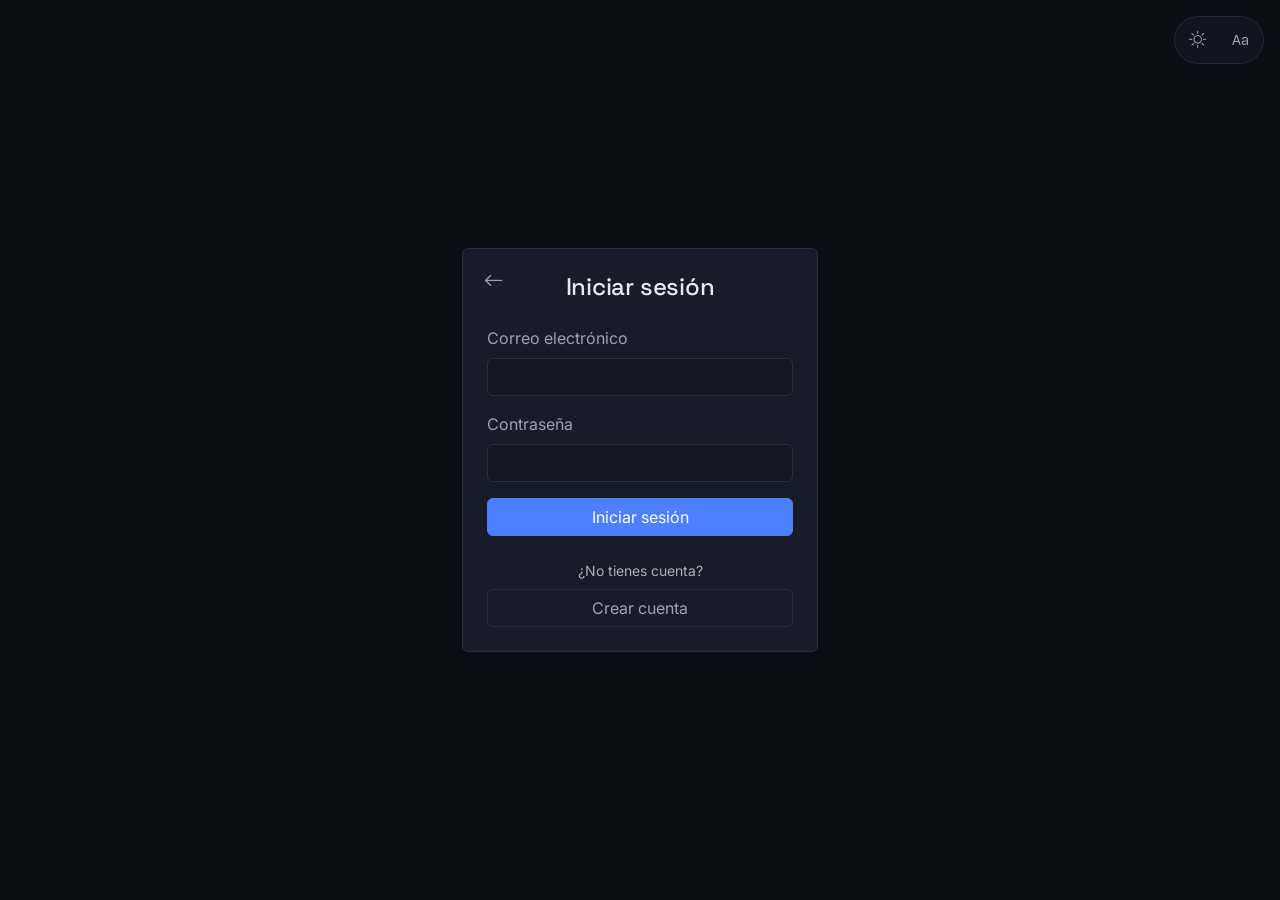
<file: login.html>
<!DOCTYPE html>
<html lang="es" data-bs-theme="dark">

<head>
    <meta charset="UTF-8">
    <meta name="viewport" content="width=device-width, initial-scale=1.0">
    <title>Iniciar Sesión - Tienda Electrónica</title>

    <link rel="preconnect" href="https://fonts.googleapis.com">
    <link rel="preconnect" href="https://fonts.gstatic.com" crossorigin>
    <link
        href="https://fonts.googleapis.com/css2?family=Space+Grotesk:wght@500;600;700&family=Inter:wght@400;500;600;700&display=swap"
        rel="stylesheet">

    <link href="https://cdn.jsdelivr.net/npm/bootstrap@5.3.3/dist/css/bootstrap.min.css" rel="stylesheet">
    <link href="https://cdn.jsdelivr.net/npm/bootstrap-icons@1.11.3/font/bootstrap-icons.css" rel="stylesheet">
    <link rel="stylesheet" href="assets/css/estilos.css">
    <script src="assets/js/tema.js"></script>
</head>

<body class="bg-body-tertiary">

    <div class="controles-accesibilidad">
        <button type="button" class="navbar-flotante__icono" data-accion="alternar-tema" title="Cambiar tema" aria-label="Cambiar tema">
            <i class="bi bi-sun"></i>
        </button>
        <button type="button" class="navbar-flotante__icono" data-accion="tamano-texto" title="Tamaño de texto" aria-label="Tamaño de texto">
            <i class="bi bi-type"></i>
        </button>
    </div>

    <div class="container">
        <div class="row justify-content-center align-items-center min-vh-100">
            <div class="col-12 col-sm-8 col-md-6 col-lg-4">

                <div class="card shadow-sm">
                    <a href="index.html" class="acceso-volver" title="Volver a la tienda" aria-label="Volver a la tienda">
                        <i class="bi bi-arrow-left"></i>
                    </a>
                    <div class="card-body p-4">

                        <h1 class="h4 text-center mb-4">Iniciar sesión</h1>
                        <div id="alertaLogin" class="alert alert-danger d-none" role="alert"></div>

                        <form id="formLogin" novalidate method="dialog" autocomplete="on">

                            <div class="mb-3">
                                <label for="email" class="form-label">Correo electrónico</label>
                                <input type="email" class="form-control" id="email" name="email" autocomplete="username"
                                    required>
                            </div>

                            <div class="mb-3">
                                <label for="password" class="form-label">Contraseña</label>
                                <input type="password" class="form-control" id="password" name="password"
                                    autocomplete="current-password" required>
                            </div>

                            <button type="submit" id="btnLogin" class="btn btn-primary w-100">
                                <span id="spinnerLogin" class="spinner-border spinner-border-sm d-none" role="status"
                                    aria-hidden="true"></span>
                                Iniciar sesión
                            </button>

                        </form>

                        <div class="text-center mt-4">
                            <span class="text-muted small d-block mb-2">¿No tienes cuenta?</span>
                            <a href="registro.html" class="btn btn-outline-secondary w-100">Crear cuenta</a>
                        </div>

                    </div>
                </div>

            </div>
        </div>
    </div>

    <script src="https://cdn.jsdelivr.net/npm/bootstrap@5.3.3/dist/js/bootstrap.bundle.min.js"></script>
    <script src="assets/js/login.js"></script>
</body>

</html>
</file>
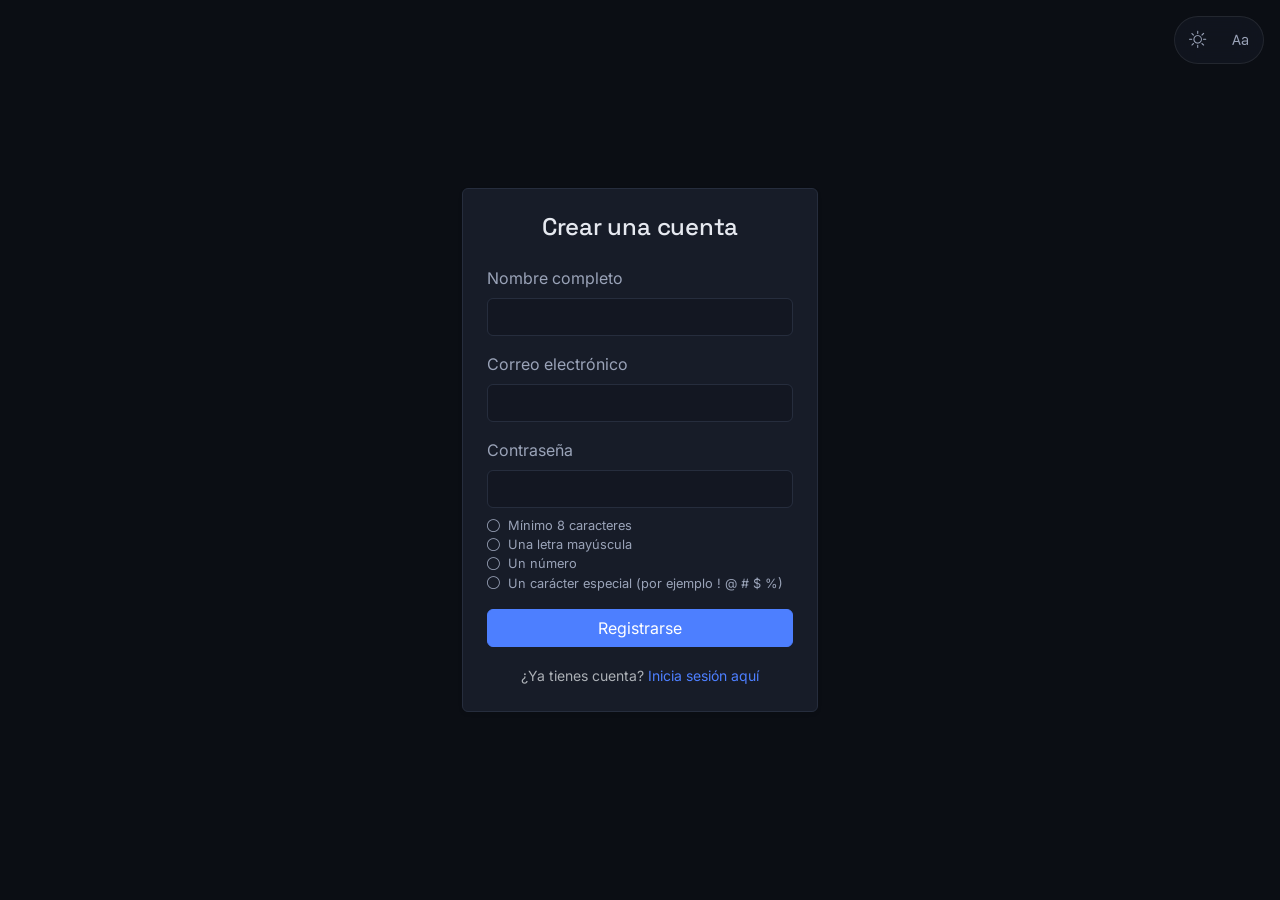
<file: registro.html>
<!DOCTYPE html>
<html lang="es" data-bs-theme="dark">
<head>
    <meta charset="UTF-8">
    <meta name="viewport" content="width=device-width, initial-scale=1.0">
    <title>Crear Cuenta - TecnoSell</title>

    <link rel="preconnect" href="https://fonts.googleapis.com">
    <link rel="preconnect" href="https://fonts.gstatic.com" crossorigin>
    <link href="https://fonts.googleapis.com/css2?family=Space+Grotesk:wght@500;600;700&family=Inter:wght@400;500;600;700&display=swap" rel="stylesheet">
    <link href="https://cdn.jsdelivr.net/npm/bootstrap@5.3.3/dist/css/bootstrap.min.css" rel="stylesheet">
    <link href="https://cdn.jsdelivr.net/npm/bootstrap-icons@1.11.3/font/bootstrap-icons.css" rel="stylesheet">
    <link rel="stylesheet" href="assets/css/estilos.css">
    <script src="assets/js/tema.js"></script>
</head>
<body class="bg-body-tertiary">

    <div class="controles-accesibilidad">
        <button type="button" class="navbar-flotante__icono" data-accion="alternar-tema" title="Cambiar tema" aria-label="Cambiar tema">
            <i class="bi bi-sun"></i>
        </button>
        <button type="button" class="navbar-flotante__icono" data-accion="tamano-texto" title="Tamaño de texto" aria-label="Tamaño de texto">
            <i class="bi bi-type"></i>
        </button>
    </div>

    <div class="container">
        <div class="row justify-content-center align-items-center min-vh-100">
            <div class="col-12 col-sm-8 col-md-6 col-lg-4">

                <div class="card shadow-sm">
                    <div class="card-body p-4">

                        <h1 class="h4 text-center mb-4">Crear una cuenta</h1>

                        <div id="alertaRegistro" class="alert d-none" role="alert"></div>

                        <form id="formRegistro" novalidate method="dialog" autocomplete="off">
                            <div class="mb-3">
                                <label for="nombre" class="form-label">Nombre completo</label>
                                <input type="text" class="form-control" id="nombre" name="nombre" required>
                            </div>

                            <div class="mb-3">
                                <label for="email" class="form-label">Correo electrónico</label>
                                <input type="email" class="form-control" id="email" name="email" autocomplete="username" required>
                            </div>

                            <div class="mb-3">
                                <label for="password" class="form-label">Contraseña</label>
                                <input type="password" class="form-control" id="password" name="password" autocomplete="new-password" maxlength="72" aria-describedby="requisitosPassword" required>
                                <ul class="requisitos-password" id="requisitosPassword">
                                    <li data-requisito="longitud"><i class="bi bi-circle" aria-hidden="true"></i> Mínimo 8 caracteres <span class="visually-hidden estado-requisito">(pendiente)</span></li>
                                    <li data-requisito="mayuscula"><i class="bi bi-circle" aria-hidden="true"></i> Una letra mayúscula <span class="visually-hidden estado-requisito">(pendiente)</span></li>
                                    <li data-requisito="numero"><i class="bi bi-circle" aria-hidden="true"></i> Un número <span class="visually-hidden estado-requisito">(pendiente)</span></li>
                                    <li data-requisito="especial"><i class="bi bi-circle" aria-hidden="true"></i> Un carácter especial (por ejemplo ! @ # $ %) <span class="visually-hidden estado-requisito">(pendiente)</span></li>
                                </ul>
                            </div>

                            <button type="submit" id="btnRegistro" class="btn btn-primary w-100 mb-3">
                                <span id="spinnerRegistro" class="spinner-border spinner-border-sm d-none" role="status" aria-hidden="true"></span>
                                Registrarse
                            </button>

                            <div class="text-center">
                                <span class="text-muted small">¿Ya tienes cuenta? </span>
                                <a href="login.html" class="small text-decoration-none">Inicia sesión aquí</a>
                            </div>
                        </form>

                    </div>
                </div>

            </div>
        </div>
    </div>

    <script src="https://cdn.jsdelivr.net/npm/bootstrap@5.3.3/dist/js/bootstrap.bundle.min.js"></script>
    <script src="assets/js/registro.js"></script>
</body>
</html>
</file>
<file: assets/css/estilos.css>
/**
 * estilos.css
 *
 * Sistema de diseño de la tienda de electrónica.
 * Proyecto: Sistema Integral E-Commerce y Gestión de Inventario
 *
 * Arquitectura del archivo (documentada para quien lo edite después):
 *
 * 1. VARIABLES GLOBALES (Custom Properties en :root)
 *    Centralizan color, tipografía, espaciado y sombras. Cualquier
 *    rediseño de paleta se hace SOLO aquí — el resto del archivo
 *    consume estas variables con var(), nunca valores sueltos.
 *
 * 2. BASE
 *    Reset ligero y estilos de elementos HTML puros (body, enlaces).
 *
 * 3. COMPONENTES OOCSS (botones, badges, tarjetas genéricas)
 *    Clase base = estructura (padding, tamaño, radio).
 *    Clase modificadora = apariencia (color, fondo).
 *    Se combinan: <button class="btn-base btn-base--primario">
 *
 * 4. COMPONENTES BEM (específicos de este proyecto)
 *    Bloque__elemento--modificador. Usados para las piezas que no
 *    son genéricas de cualquier sitio (navbar de la tienda, tarjeta
 *    de producto, renglón de carrito). Facilita ubicar en este
 *    archivo el CSS de una pieza concreta de la interfaz.
 *
 * No se usa Sass/SCSS: el Documento Maestro exige Vanilla JS y
 * Bootstrap vía CDN sin paso de compilación, así que todo aquí es
 * CSS3 nativo que el navegador interpreta directamente.
 */


/* =============================================================
 * 1. VARIABLES GLOBALES
 * ============================================================= */

:root {
    /* --- Paleta: oscura / tech --- */
    --color-fondo: #0b0e14;
    --color-fondo-elevado: #131722;
    --color-fondo-tarjeta: #171c28;
    --color-borde: #262d3d;
    --color-borde-hover: #38445c;

    --color-texto: #e6e9f0;
    --color-texto-tenue: #9aa3b8;
    --color-texto-apagado: #6b7488;

    /* Acento eléctrico: usado con moderación (CTAs, precios, focos) */
    --color-acento: #4d7fff;
    --color-acento-hover: #6e97ff;
    --color-acento-texto-sobre: #ffffff;

    /* Acento secundario (neón cian), solo para detalles puntuales */
    --color-acento-2: #35e0c8;

    --color-exito: #35c980;
    --color-advertencia: #f5b342;
    --color-peligro: #ff5d6c;

    /* --- Tipografía --- */
    --fuente-titulos: 'Space Grotesk', 'Segoe UI', sans-serif;
    --fuente-cuerpo: 'Inter', 'Segoe UI', sans-serif;

    /* --- Espaciado (escala base 4px) --- */
    --espacio-1: 4px;
    --espacio-2: 8px;
    --espacio-3: 12px;
    --espacio-4: 16px;
    --espacio-5: 24px;
    --espacio-6: 32px;
    --espacio-7: 48px;

    /* --- Radios y sombras --- */
    --radio-sm: 6px;
    --radio-md: 10px;
    --radio-lg: 16px;

    --sombra-tarjeta: 0 2px 12px rgba(0, 0, 0, 0.35);
    --sombra-elevada: 0 8px 30px rgba(0, 0, 0, 0.5);
    --sombra-acento: 0 0 0 3px rgba(77, 127, 255, 0.25);

    --transicion-rapida: 150ms ease;
    --transicion-media: 250ms ease;

    /* --- Superficies translúcidas y sombras que cambian con el tema --- */
    --fondo-nav: rgba(19, 23, 34, 0.75);
    --borde-nav: rgba(255, 255, 255, 0.08);
    --superficie-hover: rgba(255, 255, 255, 0.06);
    --superficie-activa: rgba(255, 255, 255, 0.08);
    --borde-suave: rgba(255, 255, 255, 0.05);
    --borde-suave-hover: rgba(255, 255, 255, 0.1);
    --franja-tabla: rgba(255, 255, 255, 0.02);
    --sombra-hover: 0 12px 40px rgba(0, 0, 0, 0.3);
}

/* Tamaño base del texto. tema.js cambia --tamano-base (100%, 115% o 130%);
   como el sitio usa rem, todo el texto escala junto. */
html {
    font-size: var(--tamano-base, 100%);
}

/* TEMA CLARO
   tema.js pone data-bs-theme="light" en <html>. Solo se redefinen las
   variables de la Sección 1: el resto del archivo ya las consume. Los
   acentos y los colores de estado se oscurecen para mantener contraste
   suficiente sobre fondo blanco. */
[data-bs-theme="light"] {
    --color-fondo: #f3f5fa;
    --color-fondo-elevado: #ffffff;
    --color-fondo-tarjeta: #ffffff;
    --color-borde: #d9dfeb;
    --color-borde-hover: #b4bed2;

    --color-texto: #131a2a;
    --color-texto-tenue: #4a5468;
    --color-texto-apagado: #5f6a80;

    --color-acento: #2f5fe0;
    --color-acento-hover: #234bc0;
    --color-acento-texto-sobre: #ffffff;
    --color-acento-2: #08796a;

    --color-exito: #11724e;
    --color-advertencia: #9a5b00;
    --color-peligro: #d02f46;

    --sombra-tarjeta: 0 2px 12px rgba(19, 26, 42, 0.08);
    --sombra-elevada: 0 8px 30px rgba(19, 26, 42, 0.14);
    --sombra-acento: 0 0 0 3px rgba(47, 95, 224, 0.25);

    --fondo-nav: rgba(255, 255, 255, 0.82);
    --borde-nav: rgba(19, 26, 42, 0.12);
    --superficie-hover: rgba(19, 26, 42, 0.06);
    --superficie-activa: rgba(19, 26, 42, 0.1);
    --borde-suave: rgba(19, 26, 42, 0.08);
    --borde-suave-hover: rgba(19, 26, 42, 0.18);
    --franja-tabla: rgba(19, 26, 42, 0.03);
    --sombra-hover: 0 12px 40px rgba(19, 26, 42, 0.16);
}


/* =============================================================
 * 2. BASE
 * ============================================================= */

body {
    background-color: var(--color-fondo);
    color: var(--color-texto);
    font-family: var(--fuente-cuerpo);
}

h1, h2, h3, h4, h5, h6,
.navbar-brand {
    font-family: var(--fuente-titulos);
    font-weight: 600;
    letter-spacing: -0.01em;
}

a {
    color: var(--color-acento);
}

a:hover {
    color: var(--color-acento-hover);
}

/* Bootstrap trae fondos claros por defecto en varios componentes;
   se sobreescriben aquí en vez de pelear con !important disperso. */

.bg-body-tertiary {
    background-color: var(--color-fondo) !important;
}

/* --- Navbar flotante tipo píldora (tienda y panel admin) --- */

.navbar-flotante {
    position: sticky;
    top: var(--espacio-4);
    z-index: 1030;
    margin: var(--espacio-4) auto;
    max-width: 1200px;
    background-color: var(--fondo-nav);
    backdrop-filter: blur(16px);
    -webkit-backdrop-filter: blur(16px);
    border: 1px solid var(--borde-nav);
    border-radius: 999px;
    box-shadow: var(--sombra-elevada);
    padding: var(--espacio-2) var(--espacio-5);
}

.navbar-flotante .navbar-brand {
    font-size: 1.1rem;
    color: var(--color-texto);
}

/* En tema claro, el ícono de hamburguesa (blanco por navbar-dark) se invierte. */
[data-bs-theme="light"] .navbar-flotante .navbar-toggler-icon {
    filter: invert(1);
}

/* Enlaces centrales (Home / Productos / Soporte) */
.navbar-flotante__enlace {
    color: var(--color-texto-tenue);
    font-weight: 500;
    font-size: 0.9rem;
    padding: var(--espacio-2) var(--espacio-3);
    border-radius: 999px;
    transition: color var(--transicion-rapida), background-color var(--transicion-rapida);
    text-decoration: none;
}

.navbar-flotante__enlace:hover,
.navbar-flotante__enlace:focus {
    color: var(--color-texto);
    background-color: var(--superficie-hover);
}

.navbar-flotante__enlace.active {
    color: var(--color-texto);
    background-color: var(--superficie-activa);
}

/* Íconos de acción (buscar, cuenta, carrito) */
.navbar-flotante__icono {
    color: var(--color-texto-tenue);
    font-size: 1.1rem;
    width: 38px;
    height: 38px;
    display: inline-flex;
    align-items: center;
    justify-content: center;
    border-radius: 50%;
    transition: color var(--transicion-rapida), background-color var(--transicion-rapida);
    background: none;
    border: none;
}

.navbar-flotante__icono:hover {
    color: var(--color-texto);
    background-color: var(--superficie-hover);
}

/* Dropdown de categorías dentro de "Productos" */
.navbar-flotante .dropdown-menu {
    background-color: var(--color-fondo-tarjeta);
    border: 1px solid var(--color-borde);
    border-radius: var(--radio-md);
    padding: var(--espacio-2);
    box-shadow: var(--sombra-elevada);
}

.navbar-flotante .dropdown-divider {
    border-color: var(--color-borde);
    opacity: 1;
}

.navbar-flotante .dropdown-item {
    color: var(--color-texto-tenue);
    border-radius: var(--radio-sm);
    font-size: 0.9rem;
    padding: var(--espacio-2) var(--espacio-3);
}

.navbar-flotante .dropdown-item:hover,
.navbar-flotante .dropdown-item:focus {
    background-color: var(--superficie-hover);
    color: var(--color-texto);
}

/* Panel de búsqueda desplegable */
.buscador-panel {
    position: absolute;
    top: calc(100% + var(--espacio-3));
    left: 50%;
    transform: translateX(-50%);
    width: min(600px, 90vw);
    background-color: var(--color-fondo-tarjeta);
    border: 1px solid var(--color-borde);
    border-radius: var(--radio-lg);
    box-shadow: var(--sombra-elevada);
    padding: var(--espacio-4);
    z-index: 1040;
}

.buscador-panel__resultado {
    display: flex;
    align-items: center;
    gap: var(--espacio-3);
    padding: var(--espacio-2);
    border-radius: var(--radio-sm);
    text-decoration: none;
    transition: background-color var(--transicion-rapida);
}

.buscador-panel__resultado:hover {
    background-color: var(--superficie-hover);
}

.buscador-panel__resultado-imagen {
    width: 40px;
    height: 40px;
    object-fit: cover;
    border-radius: var(--radio-sm);
    flex-shrink: 0;
    background-color: var(--color-fondo-elevado);
}

.buscador-panel__resultado-nombre {
    color: var(--color-texto);
    font-size: 0.9rem;
    margin-bottom: 0;
}

.buscador-panel__resultado-precio {
    color: var(--color-acento-2);
    font-size: 0.85rem;
    margin-bottom: 0;
}

.card {
    background-color: var(--color-fondo-tarjeta);
    border: 1px solid var(--color-borde);
    color: var(--color-texto);
    box-shadow: var(--sombra-tarjeta);
}

.card-title, .card-text {
    color: var(--color-texto);
}

.form-control, .form-select {
    background-color: var(--color-fondo-elevado);
    border: 1px solid var(--color-borde);
    color: var(--color-texto);
}

.form-control:focus, .form-select:focus {
    background-color: var(--color-fondo-elevado);
    border-color: var(--color-acento);
    color: var(--color-texto);
    box-shadow: var(--sombra-acento);
}

.form-control::placeholder {
    color: var(--color-texto-apagado);
}

.form-label {
    color: var(--color-texto-tenue);
}

.table {
    color: var(--color-texto);
    border-color: var(--color-borde);
}

.table > :not(caption) > * > * {
    background-color: transparent;
    color: var(--color-texto);
    border-bottom-color: var(--color-borde);
}

.table-striped > tbody > tr:nth-of-type(odd) > * {
    background-color: var(--franja-tabla);
}

.modal-content {
    background-color: var(--color-fondo-tarjeta);
    border: 1px solid var(--color-borde);
    color: var(--color-texto);
}

.modal-header, .modal-footer {
    border-color: var(--color-borde);
}

.offcanvas {
    background-color: var(--color-fondo-tarjeta);
    color: var(--color-texto);
}

.nav-tabs {
    border-color: var(--color-borde);
}

.nav-tabs .nav-link {
    color: var(--color-texto-tenue);
    border: none;
    border-bottom: 2px solid transparent;
}

.nav-tabs .nav-link:hover {
    border-color: transparent;
    color: var(--color-texto);
}

.nav-tabs .nav-link.active {
    background-color: transparent;
    color: var(--color-acento);
    border-bottom-color: var(--color-acento);
}


/* =============================================================
 * 3. COMPONENTES OOCSS
 * ============================================================= */

/* --- Objeto base: botones ---
   Estructura compartida por cualquier variante de botón del sitio.
   Se combina con un modificador de apariencia. */

.btn-base {
    display: inline-flex;
    align-items: center;
    justify-content: center;
    gap: var(--espacio-2);
    padding: var(--espacio-2) var(--espacio-4);
    font-family: var(--fuente-cuerpo);
    font-weight: 600;
    font-size: 0.95rem;
    border-radius: var(--radio-md);
    border: 1px solid transparent;
    transition: background-color var(--transicion-rapida),
                border-color var(--transicion-rapida),
                transform var(--transicion-rapida);
}

.btn-base:active {
    transform: scale(0.98);
}

.btn-base--primario {
    padding: 12px 24px;
    border-radius: 8px;
    border: none;
    background-color: var(--color-acento);
    color: var(--color-acento-texto-sobre);
    transition: background-color var(--transicion-rapida),
                filter var(--transicion-rapida),
                transform var(--transicion-rapida);
}

.btn-base--primario:hover {
    background-color: var(--color-acento);
    filter: brightness(1.15);
    color: var(--color-acento-texto-sobre);
}

.btn-base--fantasma {
    background-color: transparent;
    border-color: var(--color-borde);
    color: var(--color-texto);
}

.btn-base--fantasma:hover {
    border-color: var(--color-acento);
    color: var(--color-acento);
}

/* Reasigna los botones de Bootstrap ya usados en el HTML existente
   a esta misma apariencia, sin tener que reescribir las clases en
   cada archivo .html. */

.btn-primary {
    background-color: var(--color-acento);
    border-color: var(--color-acento);
    transition: filter var(--transicion-rapida), transform var(--transicion-rapida);
}

.btn-primary:hover, .btn-primary:focus {
    background-color: var(--color-acento);
    border-color: var(--color-acento);
    filter: brightness(1.15);
}

.btn-outline-primary {
    color: var(--color-acento);
    border-color: var(--color-acento);
}

.btn-outline-primary:hover {
    background-color: var(--color-acento);
    border-color: var(--color-acento);
}

.btn-outline-light {
    color: var(--color-texto);
    border-color: var(--color-borde);
}

.btn-outline-light:hover {
    background-color: var(--color-fondo-elevado);
    border-color: var(--color-borde-hover);
    color: var(--color-texto);
}

.btn-outline-secondary {
    color: var(--color-texto-tenue);
    border-color: var(--color-borde);
}

.btn-outline-secondary:hover {
    background-color: var(--color-fondo-elevado);
    color: var(--color-texto);
    border-color: var(--color-borde-hover);
}

.btn-success {
    background-color: var(--color-exito);
    border-color: var(--color-exito);
}

.btn-danger, .btn-outline-danger:hover {
    background-color: var(--color-peligro);
    border-color: var(--color-peligro);
}

.btn-outline-danger {
    color: var(--color-peligro);
    border-color: var(--color-peligro);
}

.btn-secondary {
    background-color: var(--color-fondo-elevado);
    border-color: var(--color-borde);
    color: var(--color-texto);
}


/* --- Objeto base: badges/insignias --- */

.badge-base {
    display: inline-block;
    padding: var(--espacio-1) var(--espacio-2);
    border-radius: var(--radio-sm);
    font-size: 0.75rem;
    font-weight: 600;
}


/* =============================================================
 * 4. COMPONENTES BEM
 * ============================================================= */

/* --- Bloque: producto-card ---
   Tarjeta de producto del catálogo (index.html). */

.producto-card {
    background-color: var(--color-fondo-tarjeta);
    border: 1px solid var(--borde-suave);
    border-radius: var(--radio-lg);
    overflow: hidden;
    transition: transform var(--transicion-media),
                box-shadow var(--transicion-media),
                border-color var(--transicion-media);
    height: 100%;
}

.producto-card:hover {
    border-color: var(--borde-suave-hover);
    transform: translateY(-6px);
    box-shadow: var(--sombra-hover);
}

.producto-card__imagen {
    height: 180px;
    object-fit: cover;
    width: 100%;
    background-color: var(--color-fondo-elevado);
}

.producto-card__cuerpo {
    padding: var(--espacio-4);
}

.producto-card__nombre {
    font-family: var(--fuente-titulos);
    font-weight: 700;
    letter-spacing: -0.03em;
    color: var(--color-texto);
    white-space: nowrap;
    overflow: hidden;
    text-overflow: ellipsis;
}

.producto-card__categoria {
    font-family: var(--fuente-cuerpo);
    color: var(--color-texto-tenue);
    font-size: 0.8rem;
}

.producto-card__precio {
    font-family: var(--fuente-titulos);
    font-size: 1.25rem;
    font-weight: 800;
    letter-spacing: -0.03em;
    color: var(--color-acento-2);
}

.producto-card__stock {
    font-size: 0.8rem;
    color: var(--color-texto-tenue);
}

.producto-card__stock--bajo {
    color: var(--color-advertencia);
}


/* --- Bloque: carrito-item ---
   Renglón del offcanvas de carrito (index.html). */

.carrito-item {
    display: flex;
    gap: var(--espacio-3);
    padding-bottom: var(--espacio-3);
    margin-bottom: var(--espacio-3);
    border-bottom: 1px solid var(--color-borde);
}

.carrito-item__imagen {
    width: 56px;
    height: 56px;
    object-fit: cover;
    border-radius: var(--radio-sm);
    background-color: var(--color-fondo-elevado);
    flex-shrink: 0;
}

.carrito-item__nombre {
    color: var(--color-texto);
    font-weight: 600;
    font-size: 0.9rem;
}

.carrito-item__precio-unitario {
    color: var(--color-texto-tenue);
    font-size: 0.85rem;
}

.carrito-item__controles {
    display: flex;
    align-items: center;
    gap: var(--espacio-2);
}

.carrito-item__aviso {
    color: var(--color-advertencia);
    font-size: 0.8rem;
}

.carrito-item__aviso--critico {
    color: var(--color-peligro);
}


/* --- Bloque: acceso-volver ---
   Flecha en la esquina de la tarjeta de login para salir y volver a
   la tienda. La tarjeta (.card) ya es position: relative. */

.acceso-volver {
    position: absolute;
    top: var(--espacio-3);
    left: var(--espacio-3);
    width: 38px;
    height: 38px;
    display: inline-flex;
    align-items: center;
    justify-content: center;
    border-radius: 50%;
    color: var(--color-texto-tenue);
    font-size: 1.25rem;
    text-decoration: none;
    transition: color var(--transicion-rapida), background-color var(--transicion-rapida);
}

.acceso-volver:hover,
.acceso-volver:focus {
    color: var(--color-texto);
    background-color: var(--superficie-hover);
}


/* --- Bloque: requisitos-password ---
   Lista de requisitos que se marcan en vivo al escribir la contraseña
   (registro.html). */

.requisitos-password {
    list-style: none;
    margin: var(--espacio-2) 0 0;
    padding: 0;
    font-size: 0.8rem;
}

.requisitos-password li {
    display: flex;
    align-items: center;
    gap: var(--espacio-2);
    color: var(--color-texto-tenue);
    transition: color var(--transicion-rapida);
}

.requisitos-password li.requisito--cumplido {
    color: var(--color-exito);
}


/* --- Panel de administración (admin.html) ---
   Mismos componentes que la tienda: barra flotante, pestañas tipo píldora
   (como los filtros de categoría) y tablas dentro de tarjetas. */

.admin-etiqueta {
    margin-left: var(--espacio-2);
    padding: 2px var(--espacio-2);
    border: 1px solid var(--color-borde);
    border-radius: 999px;
    color: var(--color-texto-tenue);
    font-family: var(--fuente-cuerpo);
    font-size: 0.7rem;
    font-weight: 600;
    letter-spacing: 0.05em;
    text-transform: uppercase;
    vertical-align: middle;
}

.tabs-admin {
    gap: var(--espacio-2);
    flex-wrap: wrap;
}

.tabs-admin .nav-link {
    background-color: transparent;
    border: 1px solid var(--color-borde);
    border-radius: 999px;
    padding: var(--espacio-1) var(--espacio-4);
    color: var(--color-texto-tenue);
    font-size: 0.9rem;
    font-weight: 500;
    transition: all var(--transicion-rapida);
}

.tabs-admin .nav-link:hover {
    border-color: var(--color-acento);
    color: var(--color-texto);
}

.tabs-admin .nav-link.active {
    background-color: var(--color-acento);
    border-color: var(--color-acento);
    color: var(--color-acento-texto-sobre);
}

.panel-admin {
    background-color: var(--color-fondo-tarjeta);
    border: 1px solid var(--borde-suave);
    border-radius: var(--radio-lg);
    padding: var(--espacio-3) var(--espacio-4);
}

.panel-admin .table {
    margin-bottom: 0;
}

.panel-admin .table thead th {
    color: var(--color-texto-tenue);
    font-size: 0.75rem;
    font-weight: 600;
    letter-spacing: 0.04em;
    text-transform: uppercase;
}

.btn-base--pequeno {
    padding: var(--espacio-2) var(--espacio-4);
    font-size: 0.85rem;
}


/* --- Bloque: controles-accesibilidad ---
   Botones de tema y tamaño de texto en las pantallas sin barra de
   navegación (login y registro). */

.controles-accesibilidad {
    position: fixed;
    top: var(--espacio-4);
    right: var(--espacio-4);
    z-index: 1030;
    display: flex;
    gap: var(--espacio-1);
    padding: var(--espacio-1);
    background-color: var(--fondo-nav);
    backdrop-filter: blur(12px);
    -webkit-backdrop-filter: blur(12px);
    border: 1px solid var(--borde-nav);
    border-radius: 999px;
}


/* --- Bloque: pago-etapas (asistente de pago) --- */
.pago-etapas {
    display: flex;
    justify-content: space-between;
    list-style: none;
    margin: 0 0 0.75rem;
    padding: 0;
}

.pago-etapa {
    display: flex;
    align-items: center;
    gap: 0.5rem;
    color: var(--color-texto-tenue);
    font-size: 0.875rem;
}

.pago-etapa__numero {
    display: inline-flex;
    align-items: center;
    justify-content: center;
    width: 1.75rem;
    height: 1.75rem;
    border-radius: 50%;
    border: 1px solid var(--borde-suave-hover);
    font-weight: 600;
    font-size: 0.8rem;
}

.pago-etapa--activa {
    color: var(--color-texto);
    font-weight: 600;
}

.pago-etapa--activa .pago-etapa__numero {
    background: var(--color-acento);
    border-color: var(--color-acento);
    color: var(--color-acento-texto-sobre);
}

.pago-etapa--completa .pago-etapa__numero {
    background: var(--color-exito);
    border-color: var(--color-exito);
    color: var(--color-acento-texto-sobre);
}

.pago-progreso {
    height: 0.5rem;
    margin-bottom: 1.25rem;
    background: var(--superficie-activa);
}

.pago-progreso .progress-bar {
    background: var(--color-acento);
    transition: width 0.3s ease;
}

.pago-metodo {
    display: flex;
    align-items: flex-start;
    gap: 0.75rem;
    padding: 0.75rem 1rem;
    margin-bottom: 0.5rem;
    border: 1px solid var(--borde-suave-hover);
    border-radius: 0.75rem;
    cursor: pointer;
}

.pago-metodo:hover {
    background: var(--superficie-hover);
}

.pago-metodo:has(input:checked) {
    border-color: var(--color-acento);
    background: var(--superficie-activa);
}

.pago-metodo:has(input:focus-visible) {
    outline: 2px solid var(--color-acento);
    outline-offset: 2px;
}

.pago-resumen__fila {
    display: flex;
    justify-content: space-between;
    gap: 1rem;
    padding: 0.4rem 0;
    border-bottom: 1px solid var(--borde-suave);
}

@media (max-width: 420px) {
    .pago-etapa__nombre {
        display: none;
    }
}

/* --- Bloque: filtro-proveedor --- */
.filtro-proveedor {
    display: flex;
    align-items: center;
    gap: 0.75rem;
}

.filtro-proveedor__etiqueta {
    color: var(--color-texto-tenue);
    font-size: 0.875rem;
    white-space: nowrap;
}

.filtro-proveedor__select {
    max-width: 18rem;
}

/* --- Bloque: imagen-respaldo (foto que no carga) --- */
img.imagen-respaldo {
    object-fit: contain;
    background: var(--superficie-activa);
    padding: 0.5rem;
}

/* --- Bloque: filtro-categoria ---
   Botones de filtro por categoría en el catálogo público. */

.filtro-categoria {
    background-color: transparent;
    border: 1px solid var(--color-borde);
    color: var(--color-texto-tenue);
    padding: var(--espacio-1) var(--espacio-3);
    border-radius: 999px;
    font-size: 0.85rem;
    transition: all var(--transicion-rapida);
}

.filtro-categoria:hover {
    border-color: var(--color-acento);
    color: var(--color-texto);
}

.filtro-categoria--activo {
    background-color: var(--color-acento);
    border-color: var(--color-acento);
    color: var(--color-acento-texto-sobre);
}


/* --- Bloque: toast-tienda ---
   Avisos breves de la tienda (producto agregado, errores de stock,
   sesión requerida). Se apilan arriba a la derecha, debajo de la
   barra flotante, y desaparecen solos. */

.toast-contenedor {
    position: fixed;
    top: 104px;
    right: var(--espacio-4);
    z-index: 1090;
    display: flex;
    flex-direction: column;
    gap: var(--espacio-2);
    width: min(360px, calc(100vw - 2 * var(--espacio-4)));
    pointer-events: none;
}

.toast-tienda {
    pointer-events: auto;
    display: flex;
    align-items: flex-start;
    gap: var(--espacio-3);
    padding: var(--espacio-3) var(--espacio-4);
    background-color: var(--color-fondo-tarjeta);
    border: 1px solid var(--color-borde);
    border-left-width: 3px;
    border-radius: var(--radio-md);
    box-shadow: var(--sombra-elevada);
    color: var(--color-texto);
    font-size: 0.9rem;
    animation: toast-entrada var(--transicion-media) both;
}

.toast-tienda--success { border-left-color: var(--color-exito); }
.toast-tienda--danger  { border-left-color: var(--color-peligro); }
.toast-tienda--warning { border-left-color: var(--color-advertencia); }
.toast-tienda--info    { border-left-color: var(--color-acento); }

.toast-tienda__icono {
    margin-top: 2px;
}

.toast-tienda--success .toast-tienda__icono { color: var(--color-exito); }
.toast-tienda--danger  .toast-tienda__icono { color: var(--color-peligro); }
.toast-tienda--warning .toast-tienda__icono { color: var(--color-advertencia); }
.toast-tienda--info    .toast-tienda__icono { color: var(--color-acento); }

.toast-tienda__mensaje {
    flex-grow: 1;
}

.toast-tienda__cerrar {
    background: none;
    border: none;
    padding: 0;
    color: var(--color-texto-tenue);
    font-size: 0.8rem;
}

.toast-tienda__cerrar:hover {
    color: var(--color-texto);
}

.toast-tienda--saliendo {
    opacity: 0;
    transform: translateX(16px);
    transition: opacity 200ms ease, transform 200ms ease;
}

@keyframes toast-entrada {
    from { opacity: 0; transform: translateX(16px); }
    to   { opacity: 1; transform: none; }
}

@media (prefers-reduced-motion: reduce) {
    .toast-tienda {
        animation: none;
    }
}


/* --- Bloque: pedido-card ---
   Tarjeta de un pedido en la vista "Mis pedidos". */

.pedido-card {
    background-color: var(--color-fondo-tarjeta);
    border: 1px solid var(--borde-suave);
    border-radius: var(--radio-lg);
    padding: var(--espacio-4);
    margin-bottom: var(--espacio-4);
}

.pedido-card__cabecera {
    display: flex;
    justify-content: space-between;
    align-items: flex-start;
    gap: var(--espacio-4);
    flex-wrap: wrap;
    margin-bottom: var(--espacio-3);
}

.pedido-card__titulo {
    font-family: var(--fuente-titulos);
    font-weight: 700;
    letter-spacing: -0.03em;
    color: var(--color-texto);
    margin-bottom: var(--espacio-1);
}

.pedido-card__meta {
    color: var(--color-texto-tenue);
    font-size: 0.85rem;
    margin-bottom: 0;
}

.pedido-card__total {
    font-family: var(--fuente-titulos);
    font-size: 1.25rem;
    font-weight: 800;
    letter-spacing: -0.03em;
    color: var(--color-acento-2);
    margin: var(--espacio-1) 0 0;
}

.pedido-card__detalle {
    margin-top: var(--espacio-4);
    padding-top: var(--espacio-3);
    border-top: 1px solid var(--color-borde);
}

.pedido-card__linea {
    display: flex;
    align-items: center;
    gap: var(--espacio-3);
    padding: var(--espacio-2) 0;
}

.pedido-card__linea + .pedido-card__linea {
    border-top: 1px solid var(--color-borde);
}

.pedido-card__imagen {
    width: 48px;
    height: 48px;
    object-fit: cover;
    border-radius: var(--radio-sm);
    background-color: var(--color-fondo-elevado);
    flex-shrink: 0;
}

.pedido-card__producto {
    color: var(--color-texto);
    font-size: 0.9rem;
    font-weight: 600;
    margin-bottom: 0;
}

.pedido-card__producto-meta {
    color: var(--color-texto-tenue);
    font-size: 0.8rem;
    margin-bottom: 0;
}

.pedido-card__subtotal {
    margin-left: auto;
    color: var(--color-texto);
    font-weight: 600;
    font-size: 0.9rem;
    white-space: nowrap;
}


/* --- Insignia de estado del pedido (reutiliza .badge-base) --- */

.estado-pedido {
    display: inline-block;
    padding: var(--espacio-1) var(--espacio-3);
    border-radius: 999px;
    font-size: 0.75rem;
    font-weight: 600;
    border: 1px solid var(--color-borde);
    color: var(--color-texto-tenue);
}

.estado-pedido--pendiente {
    color: var(--color-advertencia);
    border-color: var(--color-advertencia);
}

.estado-pedido--pagado {
    color: var(--color-acento);
    border-color: var(--color-acento);
}

.estado-pedido--enviado,
.estado-pedido--activo {
    color: var(--color-exito);
    border-color: var(--color-exito);
}

/* En las tablas del panel admin el estado llega en minúsculas. */
.panel-admin .estado-pedido {
    text-transform: capitalize;
}


/* =============================================================
 * UTILIDADES PUNTUALES
 * ============================================================= */

.table img {
    display: block;
}

#alertaGlobal {
    position: sticky;
    top: 0;
    z-index: 10;
}

/* Al saltar a #catalogo, la barra flotante (sticky) quedaría encima de
   los filtros; este margen deja la sección visible debajo de ella. */
#catalogo {
    scroll-margin-top: 120px;
}

/* Scrollbar discreto, coherente con la paleta oscura */
::-webkit-scrollbar {
    width: 10px;
    height: 10px;
}

::-webkit-scrollbar-track {
    background: var(--color-fondo);
}

::-webkit-scrollbar-thumb {
    background: var(--color-borde);
    border-radius: var(--radio-sm);
}

::-webkit-scrollbar-thumb:hover {
    background: var(--color-borde-hover);
}


/* =============================================================
 * 5. HERO INMERSIVO Y BENTO GRID
 *
 * Inspirado en referencias D2C premium (fondo con resplandor,
 * tipografía XL, cuadrícula tipo "bento box" para features).
 * Reutiliza las variables definidas en la Sección 1 — nunca
 * valores sueltos — y las clases BEM/OOCSS ya existentes donde
 * aplican (.producto-card para el hover elevado, .btn-base para
 * el CTA), en vez de duplicar conceptos.
 * ============================================================= */

.hero-section {
    position: relative;
    overflow: hidden;
    background-color: var(--color-fondo);
    padding-top: var(--espacio-7);
    padding-bottom: var(--espacio-7);
}

/* Resplandor radial de fondo, estilo UNIQCASE. Puramente decorativo:
   pointer-events: none evita que intercepte clics del contenido. */
.hero-section__resplandor {
    position: absolute;
    top: 30%;
    left: 65%;
    transform: translate(-50%, -50%);
    width: 800px;
    height: 800px;
    background: radial-gradient(circle, rgba(77, 127, 255, 0.18) 0%, rgba(11, 14, 20, 0) 60%);
    z-index: 0;
    pointer-events: none;
}

.hero-section__contenido {
    position: relative;
    z-index: 1;
}

.hero-section__titulo {
    font-family: var(--fuente-titulos);
    font-weight: 800;
    letter-spacing: -0.04em;
    line-height: 1.05;
    color: var(--color-texto);
}

.hero-section__titulo-acento {
    background: linear-gradient(135deg, var(--color-acento-hover) 0%, var(--color-acento) 100%);
    -webkit-background-clip: text;
    background-clip: text;
    -webkit-text-fill-color: transparent;
}

.hero-section__descripcion {
    color: var(--color-texto-tenue);
    font-size: 1.1rem;
    max-width: 34rem;
}

/* Producto flotante: animación sutil + sombra difusa que refuerza
   la sensación de objeto "levitando" sobre el fondo oscuro. */
.hero-section__imagen {
    animation: flotar 6s ease-in-out infinite;
    filter: drop-shadow(0 25px 35px rgba(0, 0, 0, 0.5));
    border-radius: var(--radio-lg);
    max-height: 480px;
    object-fit: cover;
}

@keyframes flotar {
    0%, 100% { transform: translateY(0); }
    50% { transform: translateY(-18px); }
}

@media (prefers-reduced-motion: reduce) {
    .hero-section__imagen {
        animation: none;
    }
}

/* --- Bento grid: cuadrícula asimétrica de features --- */

.bento-card {
    background-color: var(--color-fondo-tarjeta);
    border: 1px solid var(--borde-suave);
    border-radius: var(--radio-lg);
    overflow: hidden;
    height: 100%;
    transition: transform var(--transicion-media),
                box-shadow var(--transicion-media),
                border-color var(--transicion-media);
}

.bento-card:hover {
    border-color: var(--borde-suave-hover);
    transform: translateY(-5px);
    box-shadow: var(--sombra-elevada);
}

.bento-card--imagen {
    background-size: cover;
    background-position: center;
    min-height: 280px;
}

/* La tarjeta con foto lleva un degradado oscuro encima, así que su texto
   se queda claro tanto en tema oscuro como en tema claro. */
.bento-card--imagen .bento-card__titulo {
    color: #ffffff;
}

.bento-card--imagen .bento-card__texto {
    color: rgba(255, 255, 255, 0.82);
}

.bento-card__titulo {
    font-family: var(--fuente-titulos);
    font-weight: 700;
    letter-spacing: -0.03em;
    color: var(--color-texto);
}

.bento-card__texto {
    color: var(--color-texto-tenue);
}

.bento-card__icono {
    font-size: 1.75rem;
    color: var(--color-acento);
}

.bento-card__etiqueta {
    color: var(--color-texto-tenue);
    font-size: 0.8rem;
    font-weight: 600;
    letter-spacing: 0.03em;
    text-transform: uppercase;
}


/* --- Bloque: dashboard-barra (gráfica de barras horizontales) --- */

.dashboard-barra {
    display: grid;
    grid-template-columns: minmax(90px, 30%) 1fr auto;
    align-items: center;
    gap: 0.75rem;
    margin-bottom: 0.75rem;
}

.dashboard-barra__nombre {
    color: var(--color-texto);
    font-size: 0.9rem;
    overflow: hidden;
    text-overflow: ellipsis;
    white-space: nowrap;
}

.dashboard-barra__fondo {
    background-color: var(--superficie-activa);
    border-radius: 999px;
    height: 0.75rem;
    overflow: hidden;
}

.dashboard-barra__relleno {
    background-color: var(--color-acento);
    border-radius: 999px;
    height: 100%;
}

.dashboard-barra__unidades {
    color: var(--color-texto-tenue);
    font-size: 0.85rem;
    white-space: nowrap;
}


/* --- Bloque: direccion-form (formulario de dirección de entrega) --- */

.direccion-form {
    margin-top: 1rem;
    padding: 1rem;
    border: 1px solid var(--borde-suave);
    border-radius: var(--radio-lg);
    background-color: var(--superficie-hover);
}

.direccion-form .form-control {
    min-width: 0;
}

@media (max-width: 400px) {
    .direccion-form {
        padding: 0.75rem;
    }
}


/* --- Bloque: galeria (visor de imágenes de producto) --- */

.galeria {
    display: flex;
    flex-direction: column-reverse;
    gap: 0.75rem;
}

@media (min-width: 768px) {
    .galeria {
        flex-direction: row;
        align-items: flex-start;
    }
}

.galeria__visor {
    flex: 1;
    display: flex;
    align-items: center;
    justify-content: center;
    background-color: var(--color-fondo-tarjeta);
    border: 1px solid var(--borde-suave);
    border-radius: var(--radio-lg);
    overflow: hidden;
    min-height: 320px;
}

.galeria__visor img {
    width: 100%;
    max-height: 440px;
    object-fit: contain;
    display: block;
}

.galeria__miniaturas {
    display: flex;
    flex-direction: row;
    flex-wrap: wrap;
    gap: 0.5rem;
}

@media (min-width: 768px) {
    .galeria__miniaturas {
        flex-direction: column;
        flex-wrap: nowrap;
        max-height: 440px;
        overflow-y: auto;
    }
}

.galeria-miniatura {
    width: 64px;
    height: 64px;
    padding: 0;
    border: 2px solid var(--borde-suave);
    border-radius: var(--radio-md, 0.5rem);
    background-color: var(--color-fondo-tarjeta);
    overflow: hidden;
    cursor: pointer;
    flex-shrink: 0;
    transition: border-color var(--transicion-rapida);
}

.galeria-miniatura:hover,
.galeria-miniatura:focus-visible {
    border-color: var(--color-acento);
    outline: none;
}

.galeria-miniatura--activa {
    border-color: var(--color-acento);
}

.galeria-miniatura img {
    width: 100%;
    height: 100%;
    object-fit: cover;
    display: block;
}
</file>
